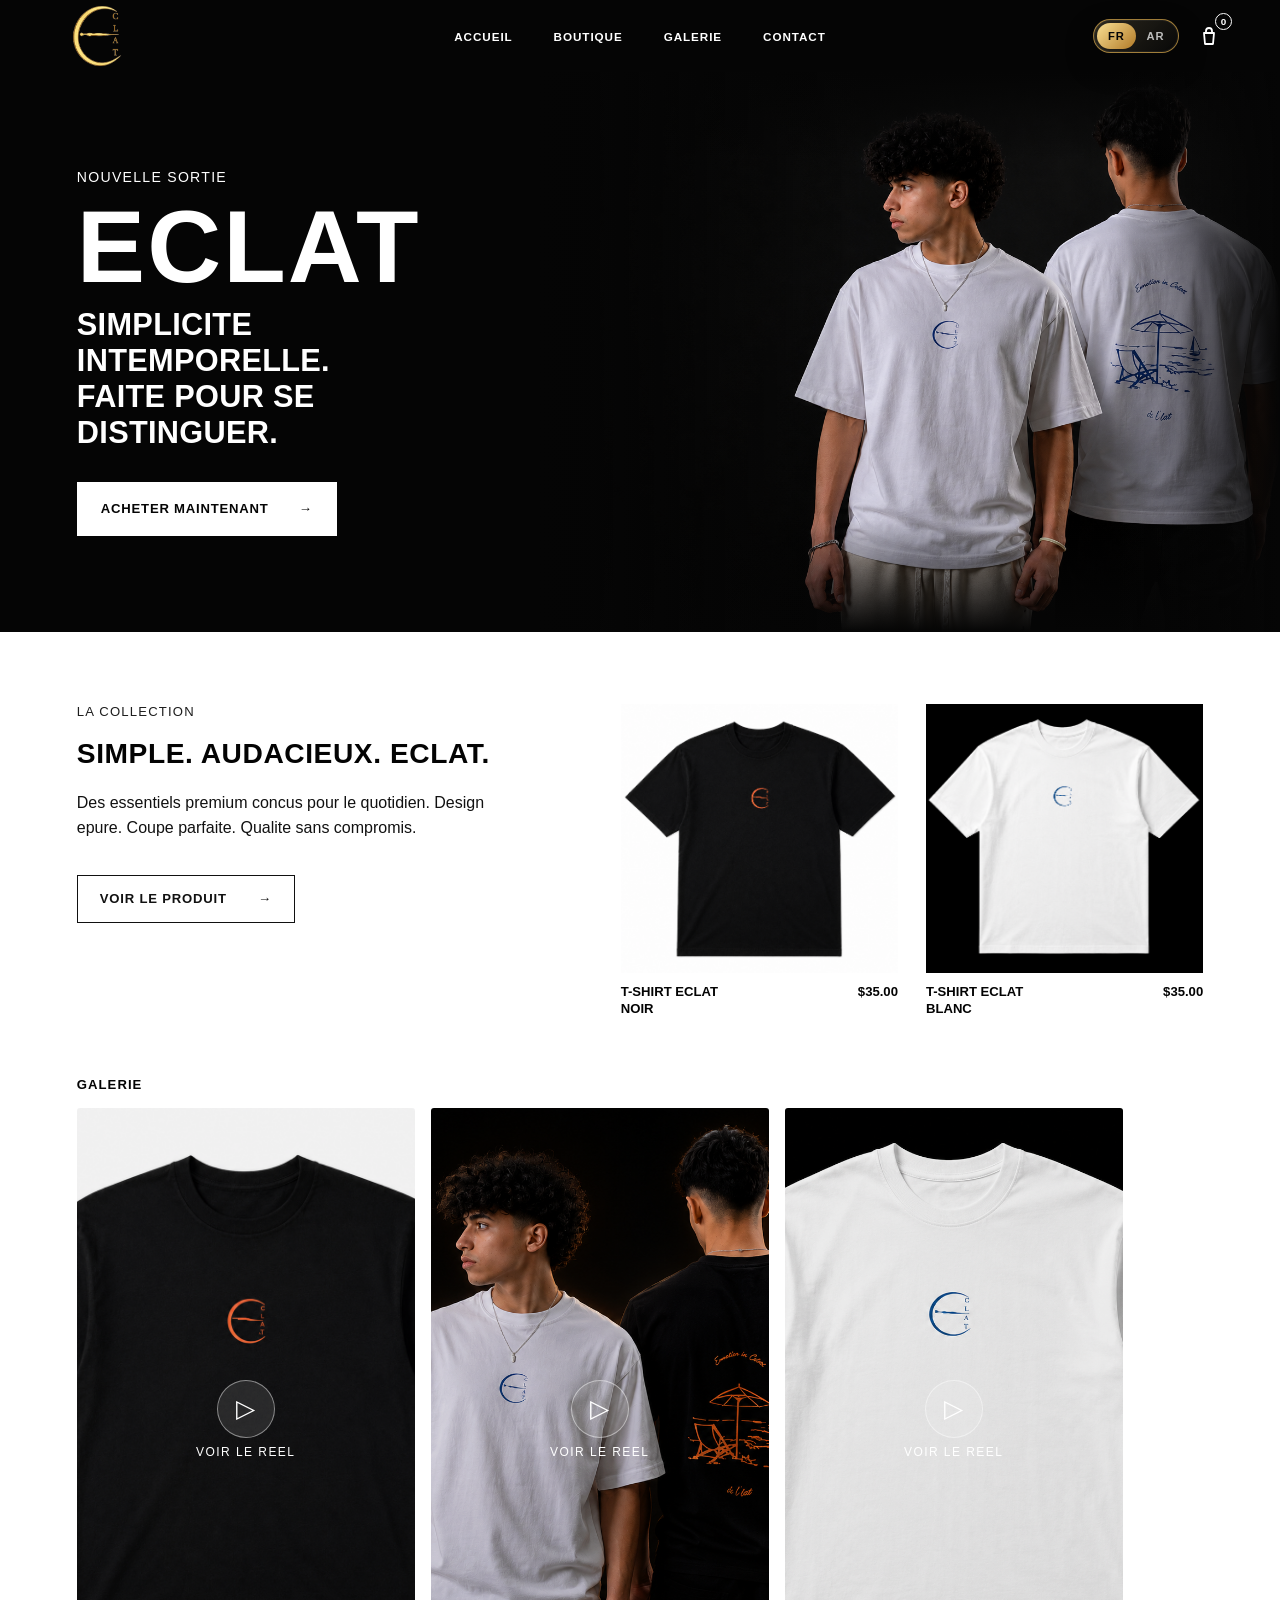
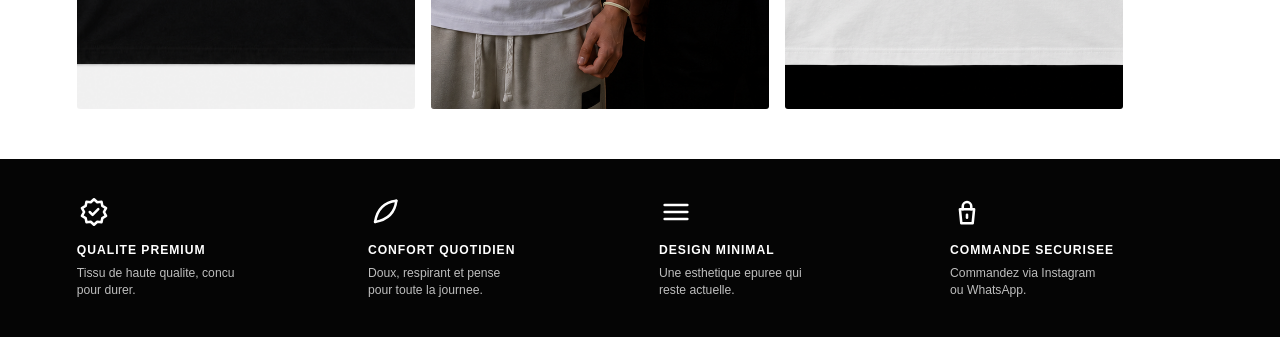
<file: index.html>
<!DOCTYPE html>
<html lang="fr">
<head>
    <meta charset="UTF-8">
    <meta name="viewport" content="width=device-width, initial-scale=1.0">
    <title>ECLAT | Simplicite intemporelle</title>
    <meta name="description" content="T-shirts ECLAT. Des essentiels simples, audacieux et premium.">
    <link rel="stylesheet" href="css/styles.css">
</head>
<body data-page="home">
    <header class="site-header">
        <button class="mobile-menu-button" type="button" data-menu-toggle data-i18n-aria="ariaOpenMenu" aria-label="Ouvrir le menu" aria-expanded="false">
            <span></span>
            <span></span>
            <span></span>
        </button>
        <a class="logo" href="index.html" data-i18n-aria="ariaHome" aria-label="Accueil ECLAT">
            <img src="assets/eclat-logo-real.png" alt="ECLAT logo">
        </a>
        <nav class="desktop-nav" data-i18n-aria="ariaPrimaryNav" aria-label="Navigation principale">
            <a href="index.html" data-i18n="navHome">Accueil</a>
            <a href="#collection" data-i18n="navShop">Boutique</a>
            <a href="#gallery" data-i18n="navGallery">Galerie</a>
            <button class="nav-contact-button" type="button" data-contact-toggle aria-expanded="false" data-i18n="navContact">Contact</button>
        </nav>
        <div class="header-actions">
            <button class="language-toggle" type="button" data-language-toggle aria-label="Passer en arabe" aria-pressed="false">
                <span data-lang-fr>FR</span>
                <span data-lang-ar>AR</span>
            </button>
            <button class="bag-button" type="button" data-cart-toggle data-i18n-aria="ariaOpenBag" aria-label="Ouvrir le panier" aria-expanded="false">
                <svg viewBox="0 0 24 24" aria-hidden="true">
                    <path d="M7 9h10l-1 11H8L7 9Z"></path>
                    <path d="M9 9V7a3 3 0 0 1 6 0v2"></path>
                </svg>
                <span class="bag-count" data-cart-count>0</span>
            </button>
        </div>
    </header>

    <nav class="mobile-menu" data-mobile-menu data-i18n-aria="ariaMobileNav" aria-label="Navigation mobile">
        <a href="index.html" data-i18n="navHome">Accueil</a>
        <a href="#collection" data-i18n="navShop">Boutique</a>
        <a href="#gallery" data-i18n="navGallery">Galerie</a>
        <button type="button" data-contact-toggle aria-expanded="false" data-i18n="navContact">Contact</button>
    </nav>

    <aside class="contact-dropdown" data-contact-menu hidden>
        <div class="contact-panel">
            <p data-i18n="contactTitle">Contacter ECLAT</p>
            <a data-contact-instagram href="#" target="_blank" rel="noreferrer">
                <span class="social-icon instagram-icon" aria-hidden="true"></span>
                <span data-i18n="contactInstagram">Instagram</span>
            </a>
            <a data-contact-whatsapp href="#" target="_blank" rel="noreferrer">
                <span class="social-icon whatsapp-icon" aria-hidden="true"></span>
                <span data-i18n="contactWhatsapp">WhatsApp</span>
            </a>
        </div>
    </aside>

    <main>
        <section class="hero-banner" data-i18n-aria="ariaHero" aria-label="Nouvelle sortie ECLAT">
            <div class="hero-copy">
                <p data-i18n="heroEyebrow">Nouvelle sortie</p>
                <h1>ECLAT</h1>
                <h2 data-i18n-html="heroTitle">Simplicite intemporelle.<br>Faite pour se distinguer.</h2>
                <a class="hero-button" href="#collection">
                    <span data-i18n="heroCta">Acheter maintenant</span>
                    <span aria-hidden="true">&rarr;</span>
                </a>
            </div>
            <div class="hero-product-image">
                <img src="assets/generated/eclat-banner-photo.jpg" data-i18n-alt="altHeroImage" alt="T-shirts ECLAT noir et blanc sur tissu sombre">
            </div>
        </section>

        <section class="collection-section" id="collection">
            <div class="collection-copy">
                <p class="eyebrow" data-i18n="collectionEyebrow">La collection</p>
                <h1 data-i18n="collectionTitle">Simple. Audacieux. Eclat.</h1>
                <p data-i18n="collectionText">Des essentiels premium concus pour le quotidien. Design epure. Coupe parfaite. Qualite sans compromis.</p>
                <a class="outline-button" href="checkout.html?color=black">
                    <span class="desktop-label" data-i18n="viewProduct">Voir le produit</span>
                    <span class="mobile-label" data-i18n="viewAllProducts">Voir les produits</span>
                    <span aria-hidden="true">&rarr;</span>
                </a>
            </div>

            <div class="product-pair" data-product-grid></div>
        </section>

        <section class="lookbook-section" id="gallery" aria-labelledby="gallery-title">
            <h2 id="gallery-title" data-i18n="navGallery">Galerie</h2>
            <div class="lookbook-track" data-gallery-track></div>
        </section>
    </main>

    <footer class="feature-footer" id="contact">
        <article>
            <svg viewBox="0 0 24 24" aria-hidden="true"><path d="M12 3 9.7 5.1l-3-.4-.6 3-2.6 1.5L5 12l-1.5 2.8 2.6 1.5.6 3 3-.4L12 21l2.3-2.1 3 .4.6-3 2.6-1.5L19 12l1.5-2.8-2.6-1.5-.6-3-3 .4L12 3Z"></path><path d="m9 12 2 2 4-4"></path></svg>
            <h3 data-i18n="featureQualityTitle">Qualite premium</h3>
            <p data-i18n="featureQualityText">Tissu de haute qualite, concu pour durer.</p>
        </article>
        <article>
            <svg viewBox="0 0 24 24" aria-hidden="true"><path d="M20 4c-8.5 1-13.5 5.5-15 15"></path><path d="M20 4c-1 8.5-5.5 13.5-15 15"></path></svg>
            <h3 data-i18n="featureComfortTitle">Confort quotidien</h3>
            <p data-i18n="featureComfortText">Doux, respirant et pense pour toute la journee.</p>
        </article>
        <article>
            <svg viewBox="0 0 24 24" aria-hidden="true"><path d="M4 7h16"></path><path d="M4 12h16"></path><path d="M4 17h16"></path></svg>
            <h3 data-i18n="featureDesignTitle">Design minimal</h3>
            <p data-i18n="featureDesignText">Une esthetique epuree qui reste actuelle.</p>
        </article>
        <article>
            <svg viewBox="0 0 24 24" aria-hidden="true"><path d="M7 10h10l-1 10H8L7 10Z"></path><path d="M9 10V8a3 3 0 0 1 6 0v2"></path><path d="M12 14v2"></path></svg>
            <h3 data-i18n="featureOrderTitle">Commande securisee</h3>
            <p data-i18n="featureOrderText">Commandez via Instagram ou WhatsApp.</p>
        </article>
    </footer>

    <div class="gallery-modal" data-gallery-modal hidden>
        <button class="modal-backdrop" type="button" data-modal-close data-i18n-aria="ariaClosePreview" aria-label="Fermer l'apercu"></button>
        <article class="gallery-modal-card" role="dialog" aria-modal="true" aria-labelledby="gallery-modal-title">
            <button class="modal-close" type="button" data-modal-close data-i18n-aria="ariaClosePreview" aria-label="Fermer l'apercu">&times;</button>
            <div data-modal-media></div>
            <h3 id="gallery-modal-title" data-modal-title></h3>
        </article>
    </div>

    <aside class="cart-popover" data-cart-popover hidden>
        <div class="cart-panel">
            <div class="cart-heading">
                <p data-i18n="cartTitle">Votre panier</p>
                <button type="button" data-cart-close data-i18n-aria="ariaCloseBag" aria-label="Fermer le panier">&times;</button>
            </div>
            <div class="cart-items" data-cart-items></div>
            <div class="cart-footer">
                <div>
                    <span data-i18n="subtotal">Sous-total</span>
                    <strong data-cart-subtotal>$0.00</strong>
                </div>
                <a class="cart-checkout" data-cart-instagram href="#" target="_blank" rel="noreferrer" data-i18n="orderViaInstagram">Commander via Instagram</a>
                <a class="cart-checkout cart-whatsapp" data-cart-whatsapp href="#" target="_blank" rel="noreferrer" data-i18n="orderViaWhatsapp">Commander via WhatsApp</a>
            </div>
        </div>
    </aside>

    <script src="js/app.js?v=20260525-reels"></script>
</body>
</html>
</file>
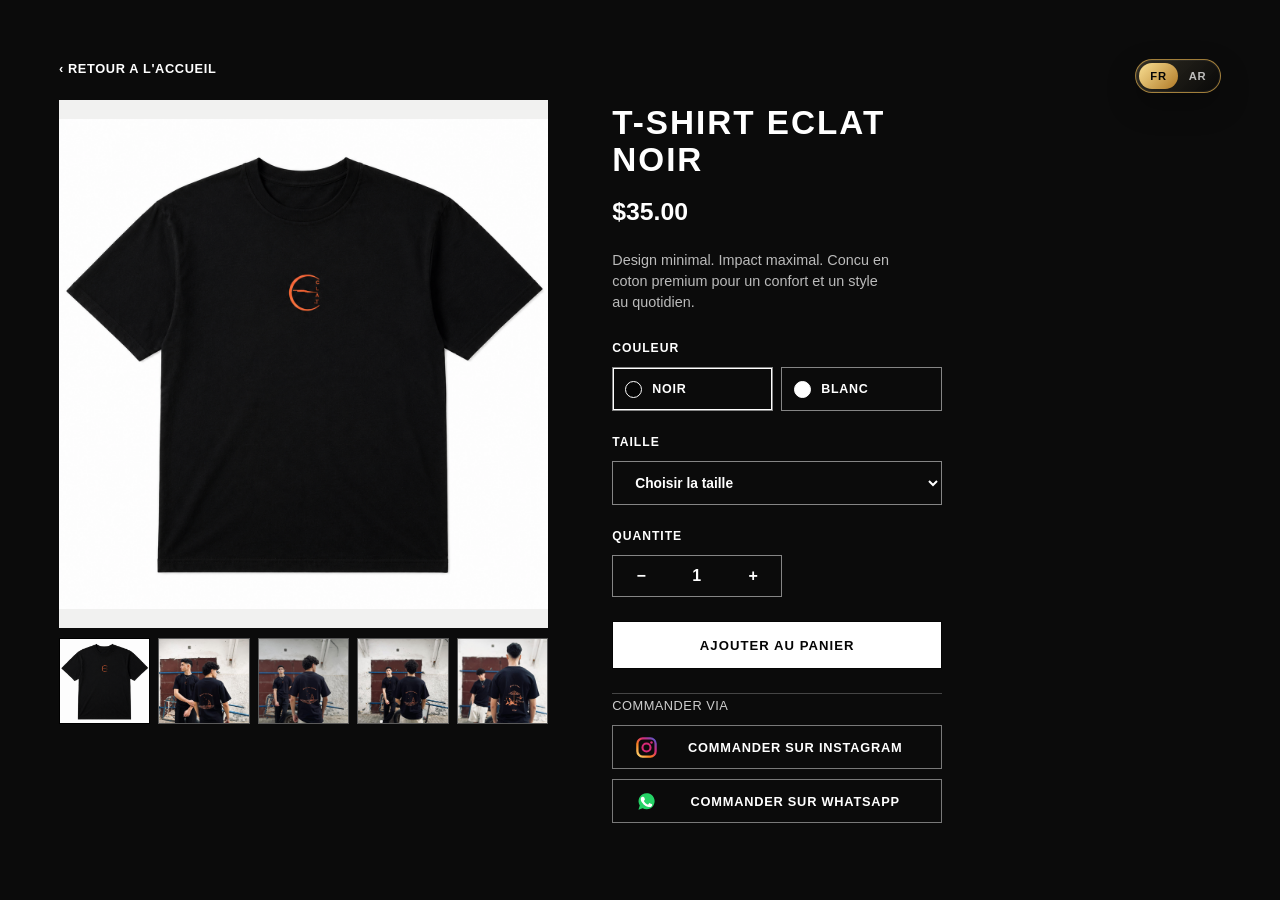
<file: checkout.html>
<!DOCTYPE html>
<html lang="fr">
<head>
    <meta charset="UTF-8">
    <meta name="viewport" content="width=device-width, initial-scale=1.0">
    <title>ECLAT | Produit</title>
    <meta name="description" content="Commandez le t-shirt ECLAT via Instagram ou WhatsApp.">
    <link rel="stylesheet" href="css/styles.css">
</head>
<body data-page="product">
    <header class="site-header product-header">
        <a class="back-icon" href="index.html" data-i18n-aria="ariaBackHome" aria-label="Retour a l'accueil">&lsaquo;</a>
        <a class="logo" href="index.html" data-i18n-aria="ariaHome" aria-label="Accueil ECLAT">
            <img src="assets/eclat-logo-real.png" alt="ECLAT logo">
        </a>
        <div class="header-actions">
            <button class="language-toggle" type="button" data-language-toggle aria-label="Passer en arabe" aria-pressed="false">
                <span data-lang-fr>FR</span>
                <span data-lang-ar>AR</span>
            </button>
            <button class="bag-button" type="button" data-cart-toggle data-i18n-aria="ariaOpenBag" aria-label="Ouvrir le panier" aria-expanded="false">
                <svg viewBox="0 0 24 24" aria-hidden="true">
                    <path d="M7 9h10l-1 11H8L7 9Z"></path>
                    <path d="M9 9V7a3 3 0 0 1 6 0v2"></path>
                </svg>
                <span class="bag-count" data-cart-count>0</span>
            </button>
        </div>
    </header>

    <main class="product-page" data-product-page>
        <a class="back-link" href="index.html" data-i18n="backHome">&lsaquo; Retour a l'accueil</a>
        <button class="language-toggle product-language-toggle" type="button" data-language-toggle aria-label="Passer en arabe" aria-pressed="false">
            <span data-lang-fr>FR</span>
            <span data-lang-ar>AR</span>
        </button>

        <section class="product-layout">
            <div class="product-gallery">
                <div class="main-product-frame">
                    <img data-main-product-image src="" alt="">
                </div>
                <div class="thumbnail-row" data-thumbnail-row></div>
            </div>

            <form class="product-info" data-product-form>
                <h1 data-product-title></h1>
                <p class="product-price" data-product-price></p>
                <p class="product-description" data-i18n="productDescription">Design minimal. Impact maximal. Concu en coton premium pour un confort et un style au quotidien.</p>

                <div class="field-label">
                    <span data-i18n="colorLabel">Couleur</span>
                    <div class="color-options" data-color-options></div>
                </div>

                <label class="field-label">
                    <span data-i18n="sizeLabel">Taille</span>
                    <select data-size-select required>
                        <option value="" data-i18n="selectSize">Choisir la taille</option>
                        <option>XS</option>
                        <option>S</option>
                        <option>M</option>
                        <option>L</option>
                        <option>XL</option>
                    </select>
                </label>

                <div class="field-label">
                    <span data-i18n="quantityLabel">Quantite</span>
                    <div class="quantity-control">
                        <button type="button" data-qty-dec data-i18n-aria="ariaDecreaseQty" aria-label="Diminuer la quantite">&minus;</button>
                        <span data-quantity>1</span>
                        <button type="button" data-qty-inc data-i18n-aria="ariaIncreaseQty" aria-label="Augmenter la quantite">+</button>
                    </div>
                </div>

                <button class="add-to-bag" type="button" data-add-to-cart data-i18n="addToBag">Ajouter au panier</button>

                <div class="checkout-actions">
                    <p data-i18n="checkoutVia">Commander via</p>
                    <a class="social-order" data-instagram-link href="#" target="_blank" rel="noreferrer">
                        <span class="social-icon instagram-icon" aria-hidden="true"></span>
                        <span data-i18n="orderOnInstagram">Commander sur Instagram</span>
                    </a>
                    <a class="social-order" data-whatsapp-link href="#" target="_blank" rel="noreferrer">
                        <span class="social-icon whatsapp-icon" aria-hidden="true"></span>
                        <span data-i18n="orderOnWhatsapp">Commander sur WhatsApp</span>
                    </a>
                </div>
            </form>
        </section>

        <section class="mobile-extra">
            <div class="accordion" data-accordion>
                <button type="button" aria-expanded="false"><span data-i18n="detailsTitle">Details du produit</span> <span>v</span></button>
                <p data-i18n="detailsText">T-shirt en coton premium avec impression ECLAT epuree, coupe reguliere et toucher doux au quotidien.</p>
            </div>
            <div class="accordion" data-accordion>
                <button type="button" aria-expanded="false"><span data-i18n="sizeGuideTitle">Guide des tailles</span> <span>v</span></button>
                <p data-i18n="sizeGuideText">Choisissez votre taille habituelle pour une coupe classique. Prenez une taille au-dessus pour un style plus ample.</p>
            </div>
            <div class="accordion" data-accordion>
                <button type="button" aria-expanded="false"><span data-i18n="shippingTitle">Livraison et retours</span> <span>v</span></button>
                <p data-i18n="shippingText">Les commandes se finalisent via Instagram ou WhatsApp jusqu'a la connexion du paiement en ligne.</p>
            </div>
        </section>
    </main>

    <aside class="sticky-order-bar">
        <img data-sticky-image src="" alt="">
        <div>
            <strong data-sticky-title></strong>
            <span data-sticky-price></span>
        </div>
        <button type="button" data-sticky-order data-i18n="orderNow">Commander</button>
    </aside>

    <aside class="cart-popover" data-cart-popover hidden>
        <div class="cart-panel">
            <div class="cart-heading">
                <p data-i18n="cartTitle">Votre panier</p>
                <button type="button" data-cart-close data-i18n-aria="ariaCloseBag" aria-label="Fermer le panier">&times;</button>
            </div>
            <div class="cart-items" data-cart-items></div>
            <div class="cart-footer">
                <div>
                    <span data-i18n="subtotal">Sous-total</span>
                    <strong data-cart-subtotal>$0.00</strong>
                </div>
                <a class="cart-checkout" data-cart-instagram href="#" target="_blank" rel="noreferrer" data-i18n="orderViaInstagram">Commander via Instagram</a>
                <a class="cart-checkout cart-whatsapp" data-cart-whatsapp href="#" target="_blank" rel="noreferrer" data-i18n="orderViaWhatsapp">Commander via WhatsApp</a>
            </div>
        </div>
    </aside>

    <script src="js/app.js?v=20260525-reels"></script>
</body>
</html>
</file>
<file: css/styles.css>
:root {
    --black: #030303;
    --near-black: #080808;
    --white: #ffffff;
    --paper: #f7f7f5;
    --muted: #565656;
    --line: #cfcfcf;
    --soft-line: #e2e2e2;
    --radius: 8px;
    --max: 1280px;
}

* {
    box-sizing: border-box;
}

html {
    scroll-behavior: smooth;
}

body {
    margin: 0;
    color: var(--black);
    background: var(--paper);
    font-family: Arial, Helvetica, sans-serif;
    letter-spacing: 0;
    text-transform: none;
}

body.menu-open {
    overflow: hidden;
}

body.lang-ar {
    font-family: Arial, Helvetica, sans-serif;
}

body.lang-ar .hero-copy,
body.lang-ar .collection-copy,
body.lang-ar .product-info,
body.lang-ar .cart-panel,
body.lang-ar .contact-panel {
    direction: rtl;
}

body.lang-ar .hero-copy,
body.lang-ar .collection-copy {
    justify-items: start;
    text-align: right;
}

img {
    display: block;
    max-width: 100%;
}

a {
    color: inherit;
    text-decoration: none;
}

button,
select {
    font: inherit;
}

button {
    cursor: pointer;
}

.site-header {
    position: sticky;
    top: 0;
    z-index: 20;
    display: grid;
    grid-template-columns: 1fr auto 1fr;
    align-items: center;
    min-height: 72px;
    padding: 0 clamp(28px, 4.3vw, 70px);
    background: #050505;
    color: #ffffff;
}

.logo {
    justify-self: start;
    display: block;
    width: 84px;
    line-height: 0;
}

.logo img {
    width: 100%;
    max-height: 64px;
    height: auto;
    object-fit: contain;
}

.desktop-nav {
    justify-self: center;
    display: flex;
    align-items: center;
    gap: clamp(28px, 3.2vw, 52px);
    color: #ffffff;
    font-size: 0.73rem;
    font-weight: 800;
    letter-spacing: 0.08em;
    text-transform: uppercase;
}

.nav-contact-button {
    border: 0;
    background: transparent;
    color: inherit;
    padding: 0;
    font-size: inherit;
    font-weight: inherit;
    letter-spacing: inherit;
    text-transform: inherit;
}

.desktop-nav a:hover,
.back-link:hover,
.nav-contact-button:hover {
    opacity: 0.72;
}

.header-actions {
    justify-self: end;
    display: flex;
    align-items: center;
    gap: 14px;
}

.language-toggle {
    position: relative;
    display: grid;
    grid-template-columns: 1fr 1fr;
    align-items: center;
    width: 86px;
    height: 34px;
    border: 1px solid rgba(212, 166, 74, 0.72);
    border-radius: 999px;
    background: linear-gradient(135deg, rgba(255, 232, 166, 0.16), rgba(8, 8, 8, 0.9));
    color: #ffffff;
    padding: 3px;
    font-size: 0.7rem;
    font-weight: 900;
    letter-spacing: 0.08em;
    text-transform: uppercase;
    box-shadow: inset 0 0 0 1px rgba(255, 255, 255, 0.05), 0 12px 30px rgba(0, 0, 0, 0.28);
}

.language-toggle::before {
    content: "";
    position: absolute;
    top: 3px;
    bottom: 3px;
    left: 3px;
    width: calc(50% - 3px);
    border-radius: 999px;
    background: linear-gradient(135deg, #f9df93, #b17a27);
    transition: transform 180ms ease;
}

.language-toggle[aria-pressed="true"]::before {
    transform: translateX(40px);
}

.language-toggle span {
    position: relative;
    z-index: 1;
    display: grid;
    place-items: center;
    color: rgba(255, 255, 255, 0.72);
}

.language-toggle[aria-pressed="false"] [data-lang-fr],
.language-toggle[aria-pressed="true"] [data-lang-ar] {
    color: #050505;
}

.bag-button {
    position: relative;
    display: grid;
    place-items: center;
    width: 32px;
    height: 32px;
    border: 0;
    background: transparent;
    color: inherit;
    padding: 0;
}

.bag-button svg,
.feature-footer svg {
    width: 24px;
    height: 24px;
    fill: none;
    stroke: currentColor;
    stroke-width: 1.8;
    stroke-linecap: round;
    stroke-linejoin: round;
}

.bag-count {
    position: absolute;
    right: -7px;
    top: -7px;
    display: grid;
    place-items: center;
    min-width: 17px;
    height: 17px;
    border: 1px solid currentColor;
    border-radius: 999px;
    background: #050505;
    color: #ffffff;
    font-size: 0.62rem;
    font-weight: 900;
}

.mobile-menu-button,
.mobile-menu,
.mobile-label,
.back-icon {
    display: none;
}

.hero-banner {
    display: grid;
    grid-template-columns: minmax(320px, 0.72fr) minmax(420px, 1fr);
    align-items: center;
    min-height: 560px;
    background: #050505;
    color: #ffffff;
    overflow: hidden;
}

.hero-copy {
    position: relative;
    z-index: 1;
    display: grid;
    align-content: center;
    justify-items: start;
    padding: clamp(54px, 7vw, 102px) clamp(42px, 6vw, 112px);
}

.hero-copy p {
    margin: 0 0 18px;
    font-size: 0.88rem;
    letter-spacing: 0.09em;
    text-transform: uppercase;
}

.hero-copy h1 {
    margin: 0 0 16px;
    font-size: clamp(4.8rem, 8vw, 8.2rem);
    line-height: 0.86;
    font-weight: 900;
    letter-spacing: 0.02em;
}

.hero-copy h2 {
    margin: 0 0 30px;
    font-size: clamp(1.7rem, 2.4vw, 2.35rem);
    line-height: 1.18;
    font-weight: 900;
    letter-spacing: 0.01em;
    text-transform: uppercase;
}

.hero-button {
    display: inline-flex;
    align-items: center;
    justify-content: space-between;
    gap: 30px;
    min-width: 194px;
    min-height: 54px;
    background: #ffffff;
    color: #050505;
    padding: 0 24px;
    font-size: 0.82rem;
    font-weight: 900;
    letter-spacing: 0.06em;
    text-transform: uppercase;
}

.hero-product-image {
    position: relative;
    align-self: stretch;
    min-height: 560px;
    background: #050505;
    overflow: hidden;
}

.hero-product-image::before {
    content: "";
    position: absolute;
    inset: 0;
    z-index: 2;
    background:
        linear-gradient(90deg, #050505 0%, rgba(5, 5, 5, 0.92) 8%, rgba(5, 5, 5, 0.32) 24%, rgba(5, 5, 5, 0) 44%, rgba(5, 5, 5, 0) 78%, #050505 100%),
        linear-gradient(180deg, #050505 0%, rgba(5, 5, 5, 0) 16%, rgba(5, 5, 5, 0) 80%, #050505 100%);
    pointer-events: none;
}

.hero-product-image img {
    position: absolute;
    inset: 0;
    width: 100%;
    height: 100%;
    object-fit: cover;
    object-position: 54% center;
    z-index: 1;
}

.collection-section {
    display: grid;
    grid-template-columns: minmax(260px, 0.78fr) minmax(520px, 1fr);
    gap: clamp(34px, 7vw, 120px);
    align-items: start;
    padding: clamp(46px, 5.6vw, 74px) clamp(42px, 6vw, 112px) 34px;
    background: #ffffff;
}

.eyebrow {
    margin: 0 0 20px;
    color: #1d1d1d;
    font-size: 0.82rem;
    font-weight: 500;
    letter-spacing: 0.09em;
    text-transform: uppercase;
}

.collection-copy h1 {
    margin: 0 0 22px;
    font-size: clamp(1.65rem, 2.2vw, 2.05rem);
    line-height: 1.08;
    font-weight: 900;
    letter-spacing: 0.02em;
    text-transform: uppercase;
}

.collection-copy p:not(.eyebrow) {
    margin: 0 0 34px;
    max-width: 420px;
    color: #111111;
    font-size: 1rem;
    line-height: 1.55;
}

.outline-button {
    display: inline-flex;
    align-items: center;
    justify-content: space-between;
    gap: 28px;
    min-width: 218px;
    min-height: 48px;
    border: 1px solid #111111;
    padding: 0 22px;
    background: transparent;
    color: #111111;
    font-size: 0.82rem;
    font-weight: 900;
    letter-spacing: 0.06em;
    text-transform: uppercase;
}

.product-pair {
    display: grid;
    grid-template-columns: repeat(2, minmax(0, 1fr));
    gap: 28px;
}

.product-card {
    display: block;
    min-width: 0;
}

.product-card img {
    width: 100%;
    aspect-ratio: 1.03 / 1;
    object-fit: cover;
    background: #eeeeee;
}

.product-card-row {
    display: grid;
    grid-template-columns: 1fr auto;
    gap: 10px;
    padding-top: 10px;
    font-size: 0.82rem;
    font-weight: 900;
    line-height: 1.32;
    text-transform: uppercase;
}

.product-card-row span:last-child {
    white-space: nowrap;
}

.lookbook-section {
    padding: 26px clamp(42px, 6vw, 112px) 46px;
    background: #ffffff;
}

.lookbook-section h2 {
    margin: 0 0 16px;
    font-size: 0.82rem;
    font-weight: 900;
    letter-spacing: 0.08em;
    text-transform: uppercase;
}

.lookbook-track {
    display: grid;
    grid-auto-flow: column;
    grid-auto-columns: minmax(220px, 30%);
    gap: 16px;
    overflow-x: auto;
    scroll-snap-type: inline mandatory;
    padding-bottom: 4px;
}

.lookbook-track::-webkit-scrollbar {
    display: none;
}

.lookbook-card {
    position: relative;
    display: block;
    width: 100%;
    border: 0;
    border-radius: 3px;
    overflow: hidden;
    background: #111111;
    padding: 0;
    scroll-snap-align: start;
}

.lookbook-card img {
    width: 100%;
    aspect-ratio: 9 / 16;
    object-fit: cover;
}

.play-overlay {
    position: absolute;
    inset: 0;
    display: grid;
    place-items: center;
    color: #ffffff;
    background: rgba(0, 0, 0, 0.05);
}

.play-overlay span {
    display: grid;
    place-items: center;
    width: 58px;
    height: 58px;
    border-radius: 999px;
    border: 1px solid rgba(255, 255, 255, 0.45);
    background: rgba(255, 255, 255, 0.1);
    font-size: 1.55rem;
}

.play-overlay small {
    position: absolute;
    top: calc(50% + 36px);
    font-size: 0.75rem;
    letter-spacing: 0.12em;
    text-transform: uppercase;
}

.feature-footer {
    display: grid;
    grid-template-columns: repeat(4, minmax(0, 1fr));
    gap: 38px;
    padding: 36px clamp(42px, 6vw, 112px) 32px;
    background: #050505;
    color: #ffffff;
}

.feature-footer article {
    display: grid;
    align-content: start;
    gap: 8px;
    min-height: 110px;
}

.feature-footer svg {
    width: 34px;
    height: 34px;
    margin-bottom: 6px;
}

.feature-footer h3 {
    margin: 0;
    font-size: 0.76rem;
    font-weight: 900;
    letter-spacing: 0.08em;
    text-transform: uppercase;
}

.feature-footer p {
    margin: 0;
    max-width: 160px;
    color: rgba(255, 255, 255, 0.74);
    font-size: 0.76rem;
    line-height: 1.35;
}

.gallery-modal {
    position: fixed;
    inset: 0;
    z-index: 50;
    display: grid;
    place-items: center;
    padding: 20px;
}

.gallery-modal[hidden] {
    display: none;
}

.modal-backdrop {
    position: absolute;
    inset: 0;
    border: 0;
    background: rgba(0, 0, 0, 0.74);
}

.gallery-modal-card {
    position: relative;
    z-index: 1;
    width: min(430px, calc(100vw - 40px));
    max-height: calc(100svh - 40px);
    overflow: hidden;
    background: #080808;
    color: #ffffff;
    box-shadow: 0 30px 90px rgba(0, 0, 0, 0.52);
}

.gallery-modal-card img,
.gallery-modal-card video,
.gallery-modal-card iframe {
    width: 100%;
    aspect-ratio: 9 / 16;
    object-fit: cover;
    border: 0;
}

.gallery-modal-card h3 {
    margin: 0;
    padding: 16px;
    font-size: 0.9rem;
    letter-spacing: 0.08em;
    text-transform: uppercase;
}

.modal-close {
    position: absolute;
    top: 10px;
    right: 10px;
    display: grid;
    place-items: center;
    width: 36px;
    height: 36px;
    border: 1px solid currentColor;
    border-radius: 999px;
    background: rgba(0, 0, 0, 0.45);
    color: #ffffff;
    font-size: 1.4rem;
}

.contact-dropdown {
    position: fixed;
    inset: 0;
    z-index: 58;
    pointer-events: none;
}

.contact-dropdown[hidden] {
    display: none;
}

.contact-panel {
    position: absolute;
    top: 82px;
    right: clamp(78px, 11vw, 180px);
    display: grid;
    gap: 10px;
    width: 250px;
    border: 1px solid rgba(255, 255, 255, 0.14);
    background: rgba(5, 5, 5, 0.98);
    color: #ffffff;
    padding: 18px;
    box-shadow: 0 26px 80px rgba(0, 0, 0, 0.42);
    pointer-events: auto;
}

.contact-panel p {
    margin: 0 0 4px;
    font-size: 0.8rem;
    font-weight: 900;
    letter-spacing: 0.1em;
    text-transform: uppercase;
}

.contact-panel a {
    display: grid;
    grid-template-columns: 28px 1fr;
    align-items: center;
    min-height: 42px;
    border: 1px solid rgba(255, 255, 255, 0.22);
    padding: 0 12px;
    font-size: 0.76rem;
    font-weight: 900;
    letter-spacing: 0.08em;
    text-transform: uppercase;
}

.social-icon {
    display: block;
    width: 23px;
    height: 23px;
    background-position: center;
    background-repeat: no-repeat;
    background-size: contain;
}

.cart-popover {
    position: fixed;
    inset: 0;
    z-index: 60;
    pointer-events: none;
}

.cart-popover[hidden] {
    display: none;
}

.cart-panel {
    position: absolute;
    top: 82px;
    right: clamp(18px, 4vw, 70px);
    display: grid;
    grid-template-rows: auto minmax(0, 1fr) auto;
    width: min(430px, calc(100vw - 36px));
    max-height: min(680px, calc(100svh - 104px));
    border: 1px solid rgba(255, 255, 255, 0.14);
    background: rgba(5, 5, 5, 0.98);
    color: #ffffff;
    box-shadow: 0 26px 80px rgba(0, 0, 0, 0.52);
    pointer-events: auto;
}

.cart-heading {
    display: flex;
    align-items: center;
    justify-content: space-between;
    gap: 16px;
    padding: 20px 20px 16px;
    border-bottom: 1px solid rgba(255, 255, 255, 0.12);
}

.cart-heading p {
    margin: 0;
    font-size: 0.9rem;
    font-weight: 900;
    letter-spacing: 0.1em;
    text-transform: uppercase;
}

.cart-heading button {
    display: grid;
    place-items: center;
    width: 34px;
    height: 34px;
    border: 1px solid rgba(255, 255, 255, 0.32);
    background: transparent;
    color: #ffffff;
    font-size: 1.25rem;
}

.cart-items {
    display: grid;
    gap: 14px;
    overflow: auto;
    padding: 18px 20px;
}

.empty-cart {
    display: grid;
    gap: 16px;
    padding: 18px;
    border: 1px solid rgba(255, 255, 255, 0.16);
}

.empty-cart p {
    margin: 0;
    color: rgba(255, 255, 255, 0.72);
}

.empty-cart a {
    font-size: 0.8rem;
    font-weight: 900;
    letter-spacing: 0.08em;
    text-transform: uppercase;
    text-decoration: underline;
}

.cart-item {
    display: grid;
    grid-template-columns: 84px minmax(0, 1fr);
    gap: 14px;
}

.cart-item img {
    width: 84px;
    height: 106px;
    object-fit: cover;
    background: #eeeeee;
}

.cart-item-body {
    display: grid;
    gap: 12px;
    min-width: 0;
}

.cart-item-top {
    display: flex;
    align-items: start;
    justify-content: space-between;
    gap: 12px;
}

.cart-item-top strong {
    font-size: 0.78rem;
    line-height: 1.35;
    letter-spacing: 0.08em;
    text-transform: uppercase;
}

.cart-item-top button {
    border: 0;
    background: transparent;
    color: rgba(255, 255, 255, 0.62);
    padding: 0;
    font-size: 0.72rem;
    text-decoration: underline;
    text-transform: uppercase;
}

.cart-edit-grid {
    display: grid;
    grid-template-columns: 1fr 0.72fr;
    gap: 8px;
}

.cart-edit-grid label {
    display: grid;
    gap: 6px;
    color: rgba(255, 255, 255, 0.62);
    font-size: 0.66rem;
    letter-spacing: 0.08em;
    text-transform: uppercase;
}

.cart-edit-grid select {
    height: 34px;
    padding: 0 8px;
    border-color: rgba(255, 255, 255, 0.28);
    font-size: 0.78rem;
}

.cart-quantity-row {
    display: flex;
    align-items: center;
    justify-content: space-between;
    gap: 12px;
    font-size: 0.84rem;
    font-weight: 900;
}

.cart-quantity {
    display: grid;
    grid-template-columns: 34px 36px 34px;
    height: 34px;
    border: 1px solid rgba(255, 255, 255, 0.28);
}

.cart-quantity button,
.cart-quantity span {
    display: grid;
    place-items: center;
    border: 0;
    background: transparent;
    color: #ffffff;
}

.cart-footer {
    display: grid;
    gap: 10px;
    padding: 16px 20px 20px;
    border-top: 1px solid rgba(255, 255, 255, 0.12);
}

.cart-footer > div {
    display: flex;
    justify-content: space-between;
    gap: 14px;
    padding-bottom: 8px;
    font-size: 0.88rem;
    font-weight: 900;
    letter-spacing: 0.08em;
    text-transform: uppercase;
}

.cart-checkout {
    display: grid;
    place-items: center;
    min-height: 44px;
    border: 1px solid rgba(255, 255, 255, 0.48);
    color: #ffffff;
    font-size: 0.76rem;
    font-weight: 900;
    letter-spacing: 0.08em;
    text-transform: uppercase;
}

.cart-whatsapp {
    border-color: rgba(32, 176, 75, 0.7);
}

.product-header {
    display: none;
}

.product-page {
    position: relative;
    min-height: 100vh;
    padding: clamp(28px, 4.6vw, 70px);
    background: #0b0b0b;
    color: #ffffff;
}

.product-language-toggle {
    position: absolute;
    top: clamp(28px, 4.6vw, 70px);
    right: clamp(28px, 4.6vw, 70px);
}

.product-page.theme-white {
    background: #f8f8f6;
    color: #050505;
}

.back-link {
    display: inline-flex;
    margin-bottom: 24px;
    font-size: 0.8rem;
    font-weight: 900;
    letter-spacing: 0.05em;
    text-transform: uppercase;
}

.product-layout {
    display: grid;
    grid-template-columns: minmax(420px, 0.96fr) minmax(320px, 0.68fr);
    gap: clamp(34px, 5vw, 84px);
    align-items: start;
    max-width: 900px;
}

.main-product-frame {
    background: #f1f1f0;
}

.theme-white .main-product-frame {
    background: #eeeeec;
}

.main-product-frame img {
    width: 100%;
    aspect-ratio: 1 / 1.08;
    object-fit: contain;
}

.thumbnail-row {
    display: grid;
    grid-template-columns: repeat(5, minmax(0, 1fr));
    gap: 8px;
    margin-top: 10px;
}

.thumbnail-row button {
    border: 1px solid rgba(255, 255, 255, 0.32);
    background: transparent;
    padding: 0;
}

.theme-white .thumbnail-row button {
    border-color: #c8c8c8;
}

.thumbnail-row button.active {
    border-color: currentColor;
}

.thumbnail-row img {
    width: 100%;
    aspect-ratio: 1 / 0.94;
    object-fit: cover;
}

.product-info {
    display: grid;
    align-content: start;
    gap: 24px;
    padding-top: 4px;
}

.product-info h1 {
    margin: 0;
    max-width: 360px;
    font-size: clamp(2rem, 2.6vw, 2.45rem);
    line-height: 1.12;
    font-weight: 900;
    letter-spacing: 0.06em;
    text-transform: uppercase;
}

.product-price {
    margin: -4px 0 0;
    font-size: 1.55rem;
    font-weight: 900;
}

.product-description {
    margin: 0 0 4px;
    max-width: 280px;
    color: rgba(255, 255, 255, 0.72);
    font-size: 0.9rem;
    line-height: 1.45;
}

.theme-white .product-description {
    color: #4f4f4f;
}

.field-label {
    display: grid;
    gap: 12px;
    max-width: 330px;
    font-size: 0.76rem;
    font-weight: 900;
    letter-spacing: 0.08em;
    text-transform: uppercase;
}

.color-options {
    display: grid;
    grid-template-columns: repeat(2, minmax(0, 1fr));
    gap: 8px;
    max-width: 330px;
}

.color-option {
    display: flex;
    align-items: center;
    gap: 10px;
    min-height: 44px;
    border: 1px solid rgba(255, 255, 255, 0.5);
    background: transparent;
    color: inherit;
    padding: 0 12px;
    font-size: 0.78rem;
    font-weight: 900;
    letter-spacing: 0.06em;
    text-transform: uppercase;
}

.theme-white .color-option {
    border-color: #a9a9a9;
}

.color-option.active {
    box-shadow: inset 0 0 0 1px currentColor;
}

.color-swatch {
    width: 17px;
    height: 17px;
    border-radius: 999px;
    border: 1px solid currentColor;
}

.color-swatch.black {
    background: #050505;
}

.color-swatch.white {
    background: #ffffff;
}

select {
    width: 100%;
    height: 44px;
    border: 1px solid rgba(255, 255, 255, 0.5);
    border-radius: 0;
    background: transparent;
    color: inherit;
    padding: 0 18px;
    font-size: 0.86rem;
    letter-spacing: 0;
    text-transform: none;
}

.theme-white select {
    border-color: #a9a9a9;
}

.quantity-control {
    display: grid;
    grid-template-columns: 56px 56px 56px;
    width: max-content;
    height: 42px;
    border: 1px solid rgba(255, 255, 255, 0.5);
}

.theme-white .quantity-control {
    border-color: #a9a9a9;
}

.quantity-control button,
.quantity-control span {
    display: grid;
    place-items: center;
    border: 0;
    background: transparent;
    color: inherit;
    font-size: 1rem;
}

.checkout-actions {
    display: grid;
    gap: 10px;
    max-width: 330px;
    padding-top: 4px;
    border-top: 1px solid rgba(255, 255, 255, 0.24);
}

.add-to-bag {
    display: grid;
    place-items: center;
    max-width: 330px;
    min-height: 48px;
    border: 1px solid currentColor;
    background: #ffffff;
    color: #050505;
    font-size: 0.82rem;
    font-weight: 900;
    letter-spacing: 0.08em;
    text-transform: uppercase;
}

.theme-white .add-to-bag {
    background: #050505;
    color: #ffffff;
}

.theme-white .checkout-actions {
    border-color: #cfcfcf;
}

.checkout-actions p {
    margin: 0 0 2px;
    color: rgba(255, 255, 255, 0.8);
    font-size: 0.8rem;
    letter-spacing: 0.04em;
    text-transform: uppercase;
}

.theme-white .checkout-actions p {
    color: #3c3c3c;
}

.social-order {
    display: grid;
    grid-template-columns: 42px 1fr;
    align-items: center;
    min-height: 44px;
    border: 1px solid rgba(255, 255, 255, 0.45);
    padding: 0 18px 0 12px;
    font-size: 0.8rem;
    font-weight: 900;
    letter-spacing: 0.06em;
    text-align: center;
    text-transform: uppercase;
}

.theme-white .social-order {
    border-color: #a9a9a9;
}

.social-order .social-icon {
    justify-self: center;
}

.instagram-icon {
    background-image: url("data:image/svg+xml,%3Csvg viewBox='0 0 24 24' xmlns='http://www.w3.org/2000/svg'%3E%3Cdefs%3E%3ClinearGradient id='g' x1='0' x2='1' y1='1' y2='0'%3E%3Cstop offset='0' stop-color='%23feda75'/%3E%3Cstop offset='.35' stop-color='%23fa7e1e'/%3E%3Cstop offset='.65' stop-color='%23d62976'/%3E%3Cstop offset='1' stop-color='%234f5bd5'/%3E%3C/linearGradient%3E%3C/defs%3E%3Crect x='2.5' y='2.5' width='19' height='19' rx='5.5' fill='none' stroke='url(%23g)' stroke-width='2.4'/%3E%3Ccircle cx='12' cy='12' r='4.2' fill='none' stroke='%23d62976' stroke-width='2.2'/%3E%3Ccircle cx='17.2' cy='6.8' r='1.3' fill='%23d62976'/%3E%3C/svg%3E");
}

.whatsapp-icon {
    background-image: url("data:image/svg+xml,%3Csvg viewBox='0 0 24 24' xmlns='http://www.w3.org/2000/svg'%3E%3Cpath fill='%2325D366' d='M20.5 11.8A8.4 8.4 0 0 1 8 19.1L3.6 20.5 5 16.2A8.4 8.4 0 1 1 20.5 11.8Z'/%3E%3Cpath fill='%23fff' d='M9.1 7.5c-.2-.5-.4-.5-.7-.5h-.6c-.2 0-.5.1-.8.4-.3.3-1 1-1 2.4s1 2.8 1.2 3c.1.2 2 3.2 5 4.3 2.5.9 3 .7 3.5.7.5 0 1.7-.7 2-1.4.2-.7.2-1.3.2-1.4-.1-.1-.3-.2-.6-.4l-1.8-.9c-.3-.1-.5-.2-.7.2-.2.3-.8.9-.9 1.1-.2.2-.3.2-.6.1-.3-.2-1.2-.5-2.3-1.4-.9-.8-1.4-1.7-1.6-2-.2-.3 0-.5.1-.6l.5-.6c.2-.2.2-.3.3-.5.1-.2.1-.4 0-.6l-.8-1.9Z'/%3E%3C/svg%3E");
}

.mobile-extra {
    display: none;
}

.sticky-order-bar {
    display: none;
}

@media (max-width: 700px) {
    body {
        background: #ffffff;
    }

    .site-header {
        grid-template-columns: 42px 1fr 42px;
        min-height: 104px;
        padding: 34px 28px 18px;
        position: sticky;
    }

    .cart-panel {
        top: 112px;
        right: 18px;
    }

    .header-actions {
        gap: 8px;
    }

    .language-toggle {
        position: absolute;
        right: 68px;
        top: 50px;
        width: 72px;
        height: 30px;
        font-size: 0.62rem;
    }

    .language-toggle[aria-pressed="true"]::before {
        transform: translateX(33px);
    }

    .contact-panel {
        top: 112px;
        right: 18px;
        left: 18px;
        width: auto;
    }

    .logo {
        justify-self: center;
        width: 76px;
    }

    .logo img {
        max-height: 72px;
    }

    .desktop-nav {
        display: none;
    }

    .mobile-menu-button {
        justify-self: start;
        display: grid;
        align-content: center;
        gap: 6px;
        width: 32px;
        height: 32px;
        border: 0;
        background: transparent;
        color: #ffffff;
        padding: 0;
    }

    .mobile-menu-button span {
        display: block;
        width: 28px;
        height: 1px;
        background: currentColor;
    }

    .bag-button svg {
        width: 25px;
        height: 25px;
    }

    .mobile-menu {
        position: fixed;
        inset: 104px 0 auto 0;
        z-index: 19;
        display: grid;
        gap: 0;
        padding: 8px 32px 22px;
        background: #050505;
        color: #ffffff;
        transform: translateY(-140%);
        transition: transform 180ms ease;
    }

    .mobile-menu a,
    .mobile-menu button {
        border-top: 1px solid rgba(255, 255, 255, 0.16);
        border-right: 0;
        border-bottom: 0;
        border-left: 0;
        background: transparent;
        color: inherit;
        padding: 14px 0;
        font-size: 0.9rem;
        font-weight: 900;
        letter-spacing: 0.08em;
        text-align: left;
        text-transform: uppercase;
    }

    body.menu-open .mobile-menu {
        transform: translateY(0);
    }

    .hero-banner {
        grid-template-columns: 1fr;
        min-height: 665px;
        align-items: stretch;
    }

    .hero-product-image {
        order: -1;
        min-height: 312px;
    }

    .hero-product-image::before {
        background:
            linear-gradient(180deg, #050505 0%, rgba(5, 5, 5, 0) 18%, rgba(5, 5, 5, 0) 68%, #050505 100%),
            linear-gradient(90deg, #050505 0%, rgba(5, 5, 5, 0.18) 18%, rgba(5, 5, 5, 0) 52%, rgba(5, 5, 5, 0.28) 86%, #050505 100%);
    }

    .hero-product-image img {
        object-position: 54% center;
    }

    .hero-copy {
        align-content: start;
        padding: 28px 32px 40px;
    }

    .hero-copy p {
        margin-bottom: 16px;
        font-size: 0.8rem;
    }

    .hero-copy h1 {
        display: none;
    }

    .hero-copy h2 {
        margin-bottom: 24px;
        max-width: 312px;
        font-size: 1.78rem;
        line-height: 1.05;
    }

    .hero-button {
        min-width: 158px;
        min-height: 48px;
        padding: 0 18px;
        font-size: 0.72rem;
    }

    .collection-section {
        grid-template-columns: 1fr;
        gap: 34px;
        padding: 34px 32px 24px;
    }

    .eyebrow {
        margin-bottom: 26px;
        font-size: 0.8rem;
    }

    .collection-copy h1 {
        margin-bottom: 22px;
        font-size: 1.35rem;
        line-height: 1.22;
    }

    .collection-copy p:not(.eyebrow) {
        margin-bottom: 26px;
        max-width: 270px;
        font-size: 0.9rem;
        line-height: 1.55;
    }

    .outline-button {
        min-width: 174px;
        width: 174px;
        min-height: 44px;
        padding: 0 16px;
        font-size: 0.72rem;
    }

    .desktop-label {
        display: none;
    }

    .mobile-label {
        display: inline;
    }

    .product-pair {
        grid-template-columns: repeat(2, minmax(0, 1fr));
        gap: 10px;
    }

    .product-card-row {
        display: block;
        padding-top: 12px;
        font-size: 0.72rem;
        line-height: 1.55;
    }

    .product-card-row span {
        display: block;
    }

    .lookbook-section {
        padding: 22px 32px 30px;
    }

    .lookbook-section h2 {
        margin-bottom: 16px;
        font-size: 0.8rem;
    }

    .lookbook-track {
        grid-auto-columns: minmax(176px, 72%);
        gap: 12px;
    }

    .lookbook-card img {
        aspect-ratio: 9 / 16;
    }

    .feature-footer {
        grid-template-columns: repeat(2, minmax(0, 1fr));
        gap: 38px 32px;
        padding: 34px 32px 38px;
    }

    .feature-footer article {
        justify-items: center;
        text-align: center;
    }

    .feature-footer p {
        max-width: 120px;
    }

    .product-header {
        display: grid;
    }

    .product-header .back-icon {
        display: block;
        justify-self: start;
        color: #ffffff;
        font-size: 2.1rem;
        line-height: 1;
    }

    .product-page,
    .product-page.theme-white {
        padding: 0 0 124px;
        background: #fbfbfa;
        color: #050505;
    }

    .product-language-toggle {
        display: none;
    }

    .back-link {
        display: none;
    }

    .product-layout {
        grid-template-columns: 1fr;
        gap: 0;
    }

    .product-gallery {
        padding: 0 15px;
    }

    .main-product-frame,
    .theme-white .main-product-frame {
        background: #f1f1f0;
    }

    .main-product-frame img {
        aspect-ratio: 1 / 1.28;
    }

    .thumbnail-row {
        gap: 8px;
        margin-top: 8px;
    }

    .thumbnail-row button,
    .theme-white .thumbnail-row button {
        border-color: #c9c9c9;
    }

    .thumbnail-row img {
        aspect-ratio: 1 / 0.88;
    }

    .product-info {
        padding: 52px 32px 30px;
        gap: 24px;
    }

    .product-info h1 {
        font-size: 1.6rem;
        line-height: 1.16;
    }

    .product-price {
        font-size: 1.45rem;
    }

    .product-description,
    .theme-white .product-description {
        max-width: 260px;
        color: #555555;
        font-size: 0.88rem;
        line-height: 1.7;
    }

    .field-label {
        max-width: none;
        gap: 10px;
    }

    .color-options,
    .add-to-bag {
        max-width: none;
    }

    select {
        height: 46px;
        border-color: #9d9d9d;
        padding: 0 14px;
    }

    .quantity-control {
        grid-template-columns: 58px 58px 58px;
        height: 42px;
        border-color: #9d9d9d;
    }

    .checkout-actions {
        max-width: none;
        border-top: 0;
        gap: 10px;
    }

    .checkout-actions p {
        color: #222222;
        font-size: 0.8rem;
    }

    .social-order,
    .theme-white .social-order {
        min-height: 46px;
        border-color: #9d9d9d;
        grid-template-columns: 52px 1fr;
        padding: 0 16px 0 10px;
        font-size: 0.75rem;
    }

    .mobile-extra {
        display: grid;
        padding: 0 32px 34px;
    }

    .accordion {
        border-top: 1px solid #d4d4d4;
    }

    .accordion:last-of-type {
        border-bottom: 1px solid #d4d4d4;
    }

    .accordion button {
        display: flex;
        justify-content: space-between;
        width: 100%;
        min-height: 56px;
        border: 0;
        background: transparent;
        padding: 0;
        color: #050505;
        font-size: 0.82rem;
        font-weight: 900;
        letter-spacing: 0.05em;
        text-align: left;
        text-transform: uppercase;
    }

    .accordion p {
        display: none;
        margin: 0 0 18px;
        color: #555555;
        font-size: 0.85rem;
        line-height: 1.55;
    }

    .accordion.open p {
        display: block;
    }

    .sticky-order-bar {
        position: fixed;
        left: 0;
        right: 0;
        bottom: 0;
        z-index: 30;
        display: grid;
        grid-template-columns: 54px minmax(0, 1fr) 104px;
        gap: 10px;
        align-items: center;
        min-height: 92px;
        border-top: 1px solid #bdbdbd;
        background: #ffffff;
        padding: 12px 10px 20px;
        color: #050505;
    }

    .sticky-order-bar img {
        width: 54px;
        height: 54px;
        object-fit: cover;
        background: #eeeeee;
    }

    .sticky-order-bar > div {
        min-width: 0;
    }

    .sticky-order-bar strong,
    .sticky-order-bar span {
        display: block;
        font-size: 0.72rem;
        line-height: 1.25;
        text-transform: uppercase;
    }

    .sticky-order-bar button {
        display: grid;
        place-items: center;
        min-height: 58px;
        border: 0;
        background: #050505;
        color: #ffffff;
        font-size: 0.74rem;
        font-weight: 900;
        text-transform: uppercase;
    }
}
</file>
